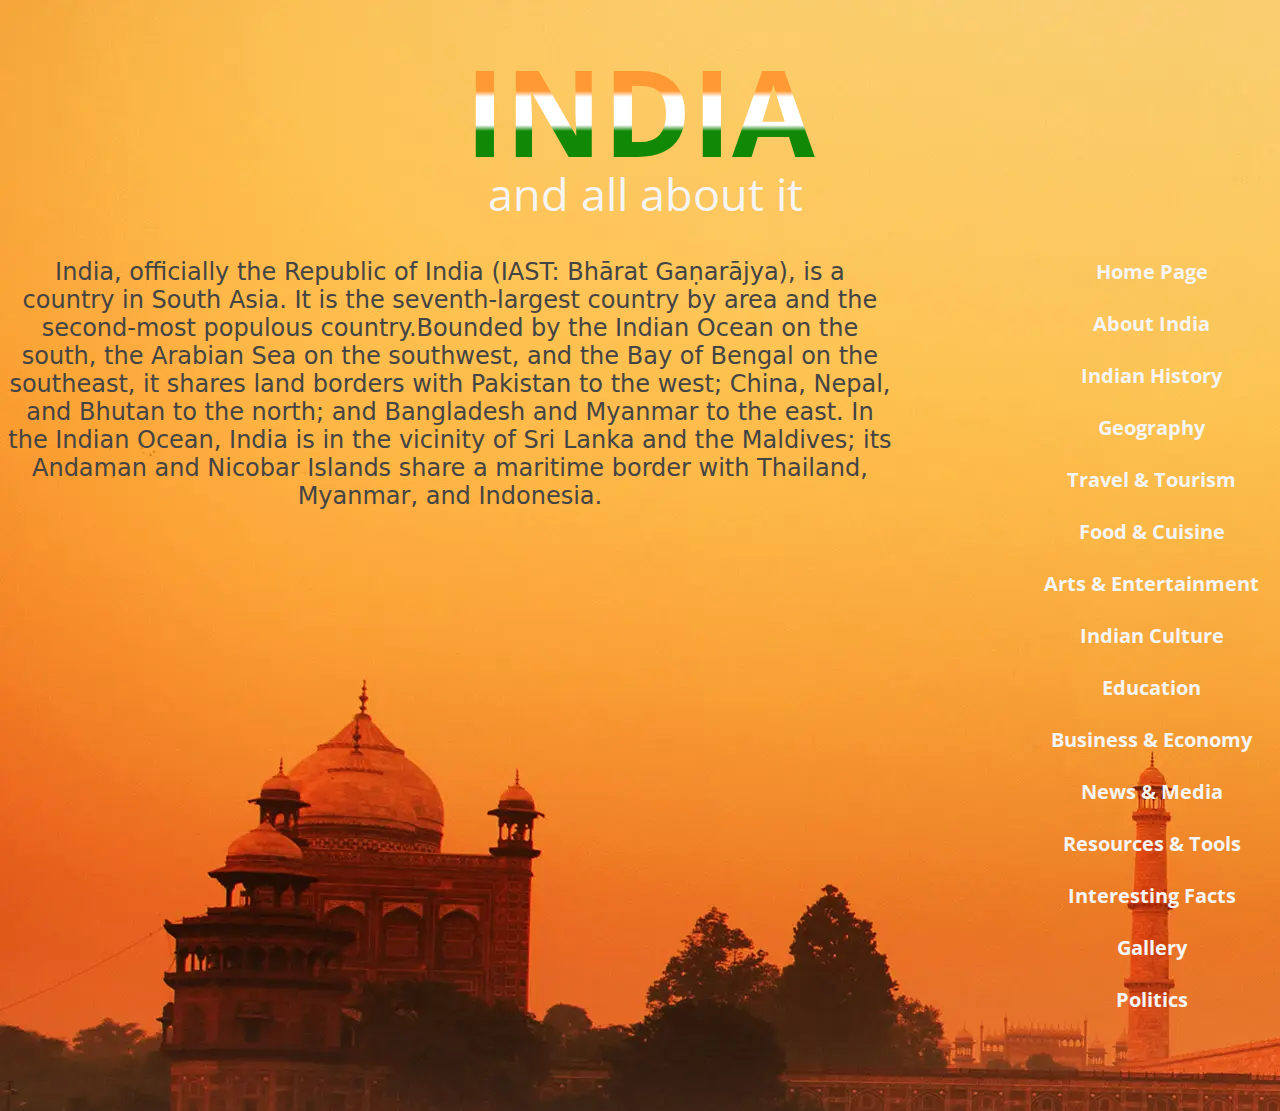
<file: index.html>
<!DOCTYPE html>
<html lang="en">
<head>
    <meta charset="UTF-8">
    <meta http-equiv="X-UA-Compatible" content="IE=edge">
    <meta name="viewport" content="width=device-width, initial-scale=1.0">
    <title>Indian History</title>
    <link rel="stylesheet" href="indian-history.css">
    <link href="https://fonts.googleapis.com/css2?family=Open+Sans:wght@300&display=swap" rel="stylesheet">
    <link href="https://fonts.googleapis.com/css2?family=Open+Sans:wght@300;400&display=swap" rel="stylesheet">
</head>
<body>
    <div class="grandparent">
        <div class="header-container">
            <!-- <p id="main-header" class="headers"><span style="color: #FF671F;">IN</span><span style="color: #06038D;">D</span><span style="color: #046A38;">IA</span><br><span id="secondary-header">and all about it</span></p> -->
            <p class="headers" id="main-header">INDIA</p>
            <p class="headers" id="secondary-header">and all about it</p>
            <!-- <p id="secondary-header" class="headers">and all about it</p> -->
        </div>
        <div class="parent">
            <div class="child1">
                <p id="introContent">India, officially the Republic of India (IAST: Bhārat Gaṇarājya),
                    is a country in South Asia. It is the seventh-largest country 
                    by area and the second-most populous country.Bounded by the Indian 
                    Ocean on the south, the Arabian Sea on the southwest, and the Bay of 
                    Bengal on the southeast, it shares land borders with Pakistan to the 
                    west; China, Nepal, and Bhutan to the north; and Bangladesh and Myanmar 
                    to the east. In the Indian Ocean, India is in the vicinity of Sri Lanka 
                    and the Maldives; its Andaman and Nicobar Islands share a maritime border 
                    with Thailand, Myanmar, and Indonesia.</p>
            </div>
            <div class="child2">
                <a class="rightLinks" href="">Home Page</a>
                <a class="rightLinks" href="">About India</a>
                <a class="rightLinks" href="">Indian History</a>
                <a class="rightLinks" href="">Geography</a>
                <a class="rightLinks" href="">Travel & Tourism</a>
                <a class="rightLinks" href="">Food & Cuisine</a>
                <a class="rightLinks" href="">Arts & Entertainment</a>
                <a class="rightLinks" href="Culture/index.html" target="_blank" rel="noopenerer noreferrer">Indian Culture</a>
                <a class="rightLinks" href="">Education</a>
                <a class="rightLinks" href="">Business & Economy</a>
                <a class="rightLinks" href="">News & Media</a>
                <a class="rightLinks" href="">Resources & Tools</a>
                <a class="rightLinks" href="Interesting Facts/interesting-facts.html" target="_blank">Interesting Facts</a>
                <a class="rightLinks" href="Gallery/gallery.html" target="_blank">Gallery</a>
                <a class="rightLinks" href="">Politics</a>
                <!-- </ul> -->
            </div>
        </div>
    </div>
</body>

</html>
</file>
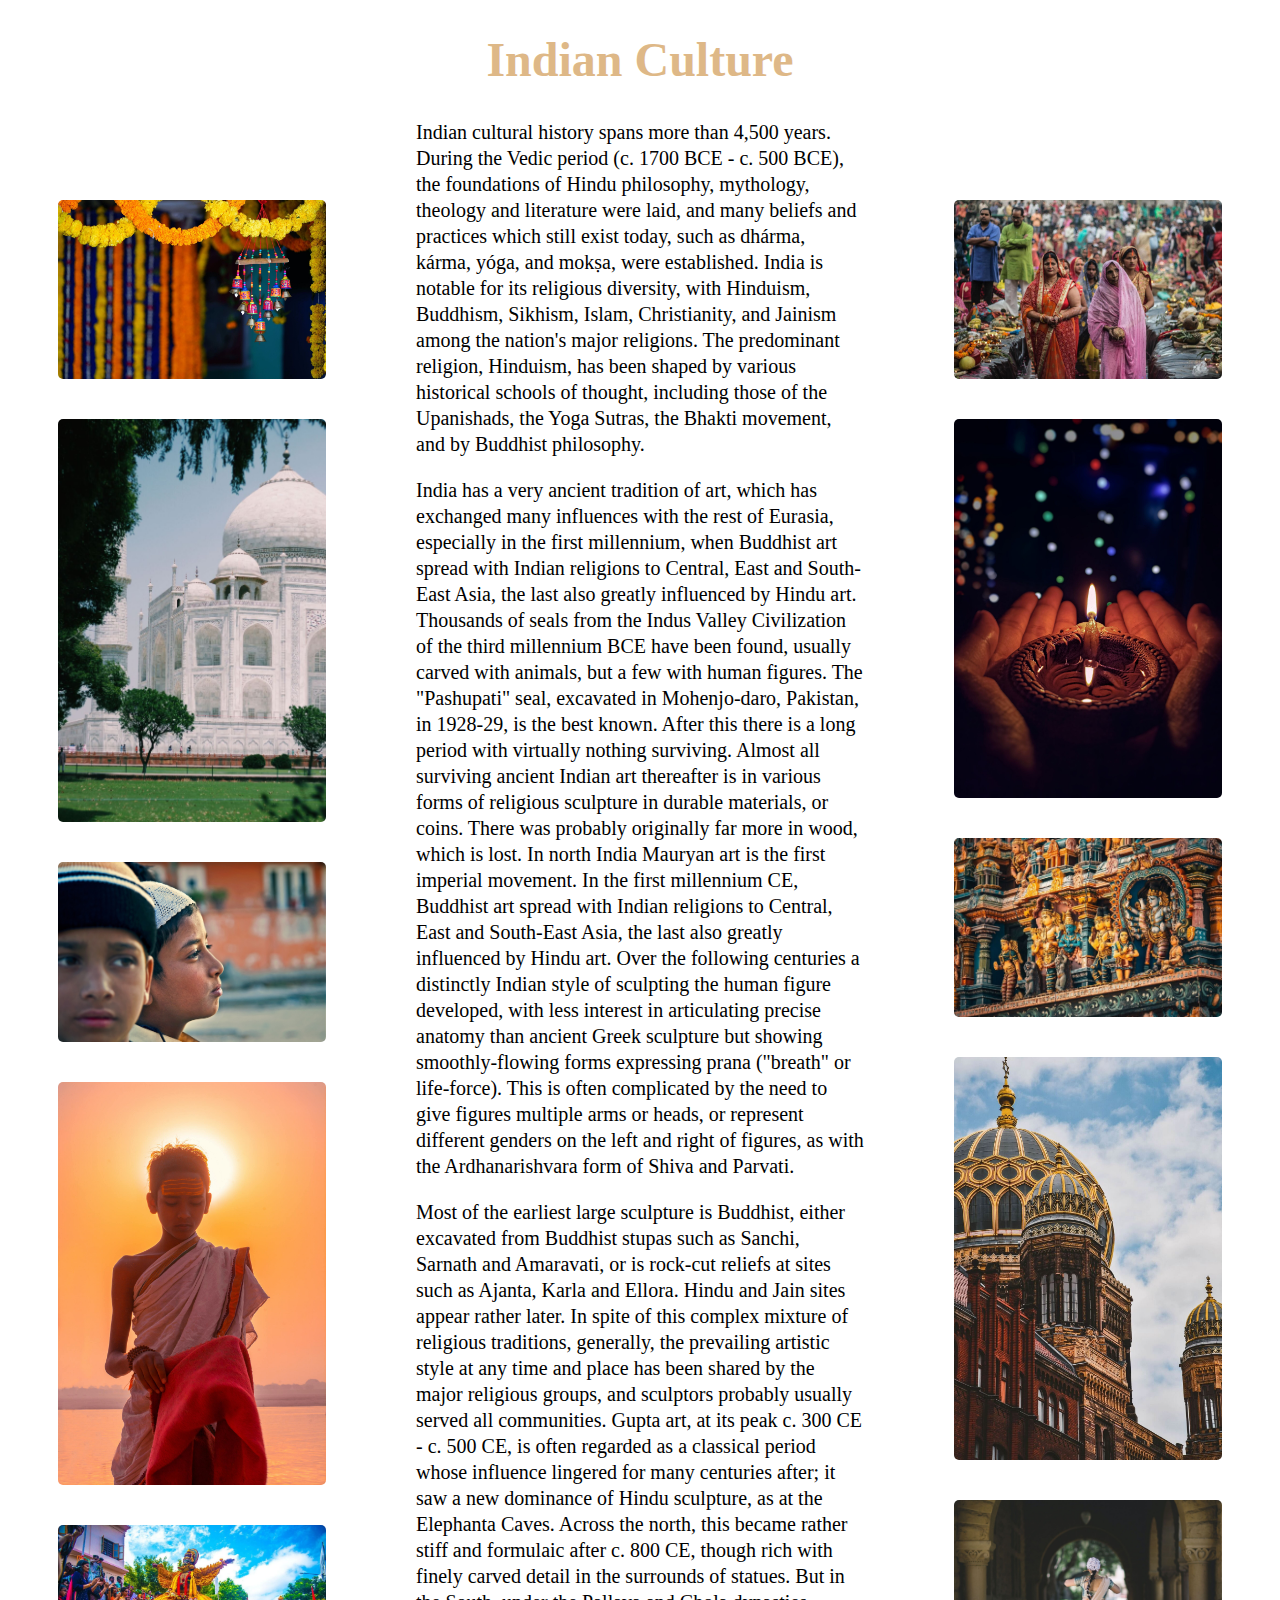
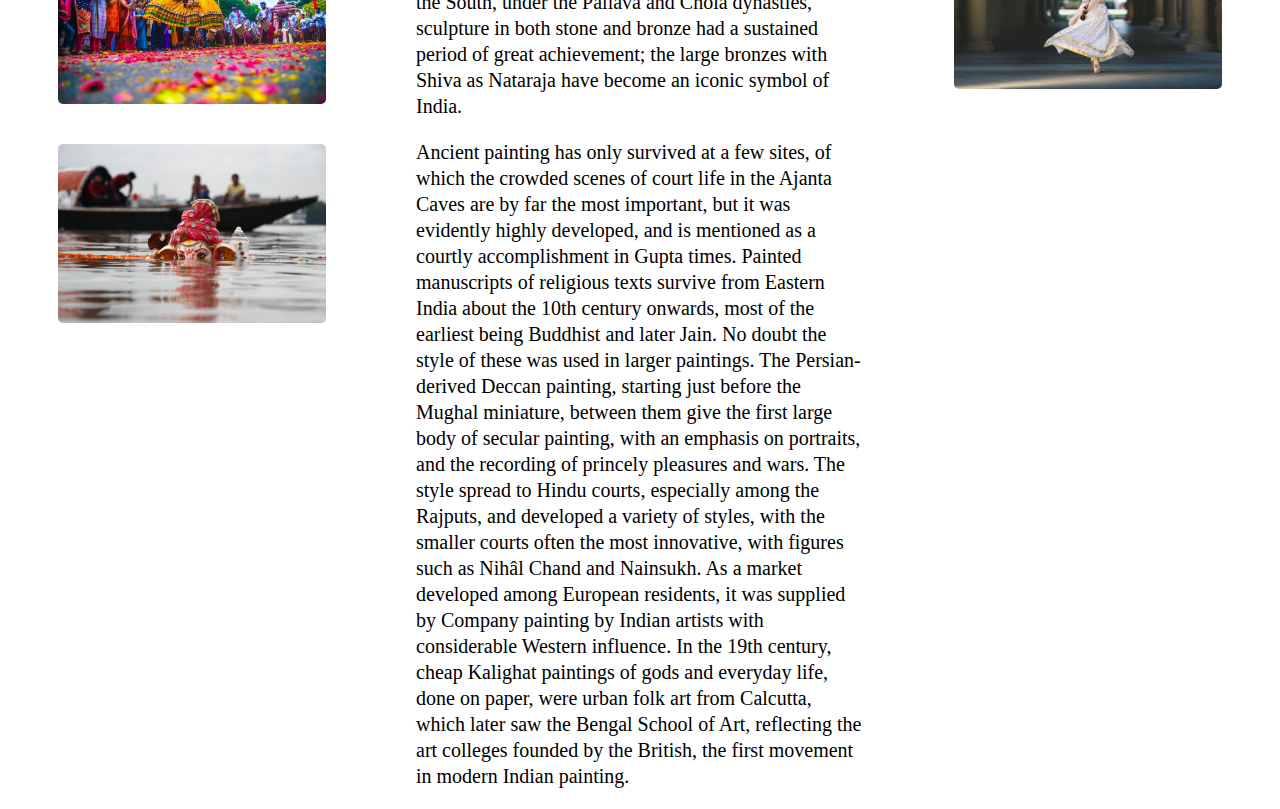
<file: Culture/index.html>
<!DOCTYPE html>
<html lang="en">
<head>
    <meta charset="UTF-8">
    <meta http-equiv="X-UA-Compatible" content="IE=edge">
    <meta name="viewport" content="width=device-width, initial-scale=1.0">
    <title>Indian Culture</title>
    <link rel="stylesheet" href="style.css">
</head>
<body>
    <div class="grandparent">
        <div class="parent-images1">
            <img src="Images/joshuva-daniel-U4OS-GimdXA-unsplash.jpg" alt="">
            <img src="Images/ala-Hqk4zmLXUuw-unsplash.jpg" alt="">
            <img src="Images/boys-1119222_1280.jpg" alt="">
            <img src="Images/pexels-mohsin-khan-2725253.jpg" alt="">
            <img src="Images/nandu-menon-hGHldbCgYDA-unsplash.jpg" alt="">
            <img src="Images/pexels-sanjib-samanta-2896474.jpg" alt="">
        </div>
        <div class="parent-content">
            <h1 id="main-heading">Indian Culture</h1>
            <p class="content">Indian cultural history spans more than 4,500 years. During the Vedic period (c. 1700 BCE - c. 500 BCE), the foundations of Hindu philosophy, mythology, theology and literature were laid, and many beliefs and practices which still exist today, such as dhárma, kárma, yóga, and mokṣa, were established. India is notable for its religious diversity, with Hinduism, Buddhism, Sikhism, Islam, Christianity, and Jainism among the nation's major religions. The predominant religion, Hinduism, has been shaped by various historical schools of thought, including those of the Upanishads, the Yoga Sutras, the Bhakti movement, and by Buddhist philosophy.</p>
            <p class="content">India has a very ancient tradition of art, which has exchanged many influences with the rest of Eurasia, especially in the first millennium, when Buddhist art spread with Indian religions to Central, East and South-East Asia, the last also greatly influenced by Hindu art. Thousands of seals from the Indus Valley Civilization of the third millennium BCE have been found, usually carved with animals, but a few with human figures. The "Pashupati" seal, excavated in Mohenjo-daro, Pakistan, in 1928-29, is the best known. After this there is a long period with virtually nothing surviving. Almost all surviving ancient Indian art thereafter is in various forms of religious sculpture in durable materials, or coins. There was probably originally far more in wood, which is lost. In north India Mauryan art is the first imperial movement. In the first millennium CE, Buddhist art spread with Indian religions to Central, East and South-East Asia, the last also greatly influenced by Hindu art. Over the following centuries a distinctly Indian style of sculpting the human figure developed, with less interest in articulating precise anatomy than ancient Greek sculpture but showing smoothly-flowing forms expressing prana ("breath" or life-force). This is often complicated by the need to give figures multiple arms or heads, or represent different genders on the left and right of figures, as with the Ardhanarishvara form of Shiva and Parvati.</p>
            <p class="content">Most of the earliest large sculpture is Buddhist, either excavated from Buddhist stupas such as Sanchi, Sarnath and Amaravati, or is rock-cut reliefs at sites such as Ajanta, Karla and Ellora. Hindu and Jain sites appear rather later. In spite of this complex mixture of religious traditions, generally, the prevailing artistic style at any time and place has been shared by the major religious groups, and sculptors probably usually served all communities. Gupta art, at its peak c. 300 CE - c. 500 CE, is often regarded as a classical period whose influence lingered for many centuries after; it saw a new dominance of Hindu sculpture, as at the Elephanta Caves. Across the north, this became rather stiff and formulaic after c. 800 CE, though rich with finely carved detail in the surrounds of statues. But in the South, under the Pallava and Chola dynasties, sculpture in both stone and bronze had a sustained period of great achievement; the large bronzes with Shiva as Nataraja have become an iconic symbol of India.</p>
            <p class="content">Ancient painting has only survived at a few sites, of which the crowded scenes of court life in the Ajanta Caves are by far the most important, but it was evidently highly developed, and is mentioned as a courtly accomplishment in Gupta times. Painted manuscripts of religious texts survive from Eastern India about the 10th century onwards, most of the earliest being Buddhist and later Jain. No doubt the style of these was used in larger paintings. The Persian-derived Deccan painting, starting just before the Mughal miniature, between them give the first large body of secular painting, with an emphasis on portraits, and the recording of princely pleasures and wars. The style spread to Hindu courts, especially among the Rajputs, and developed a variety of styles, with the smaller courts often the most innovative, with figures such as Nihâl Chand and Nainsukh. As a market developed among European residents, it was supplied by Company painting by Indian artists with considerable Western influence. In the 19th century, cheap Kalighat paintings of gods and everyday life, done on paper, were urban folk art from Calcutta, which later saw the Bengal School of Art, reflecting the art colleges founded by the British, the first movement in modern Indian painting.</p>
        </div>
        <div class="parent-images2">
            <img src="Images/pexels-yogendra-singh-1630786.jpg" alt="">
            <img src="Images/umesh-soni-H4ilfu3vftk-unsplash.jpg" alt="">
            <img src="Images/raimond-klavins-0xQ1H6xMak4-unsplash.jpg" alt="">
            <img src="Images/zane-lee-bul_SMFjitw-unsplash.jpg" alt="">
            <img src="Images/saksham-gangwar-wWiEThMgY94-unsplash.jpg" alt="">
        </div>
    </div>
</body>
</html>
</file>
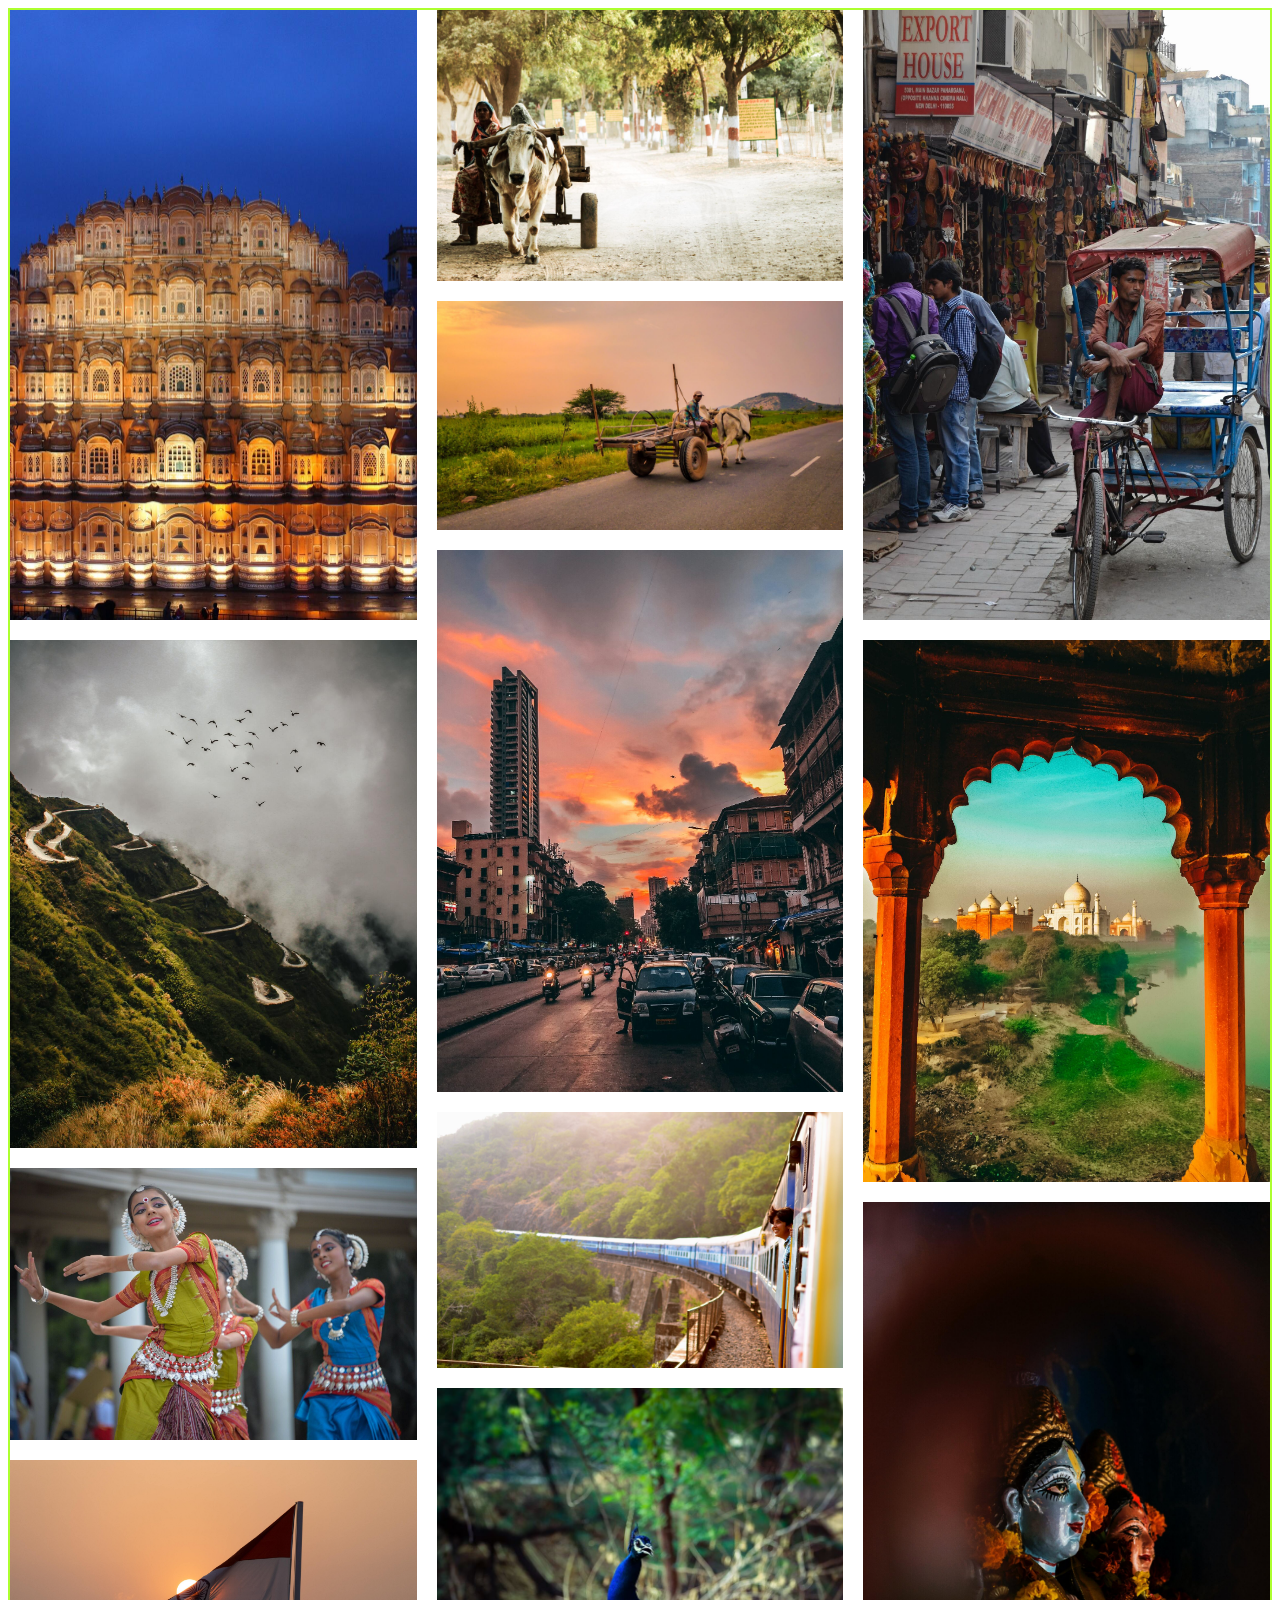
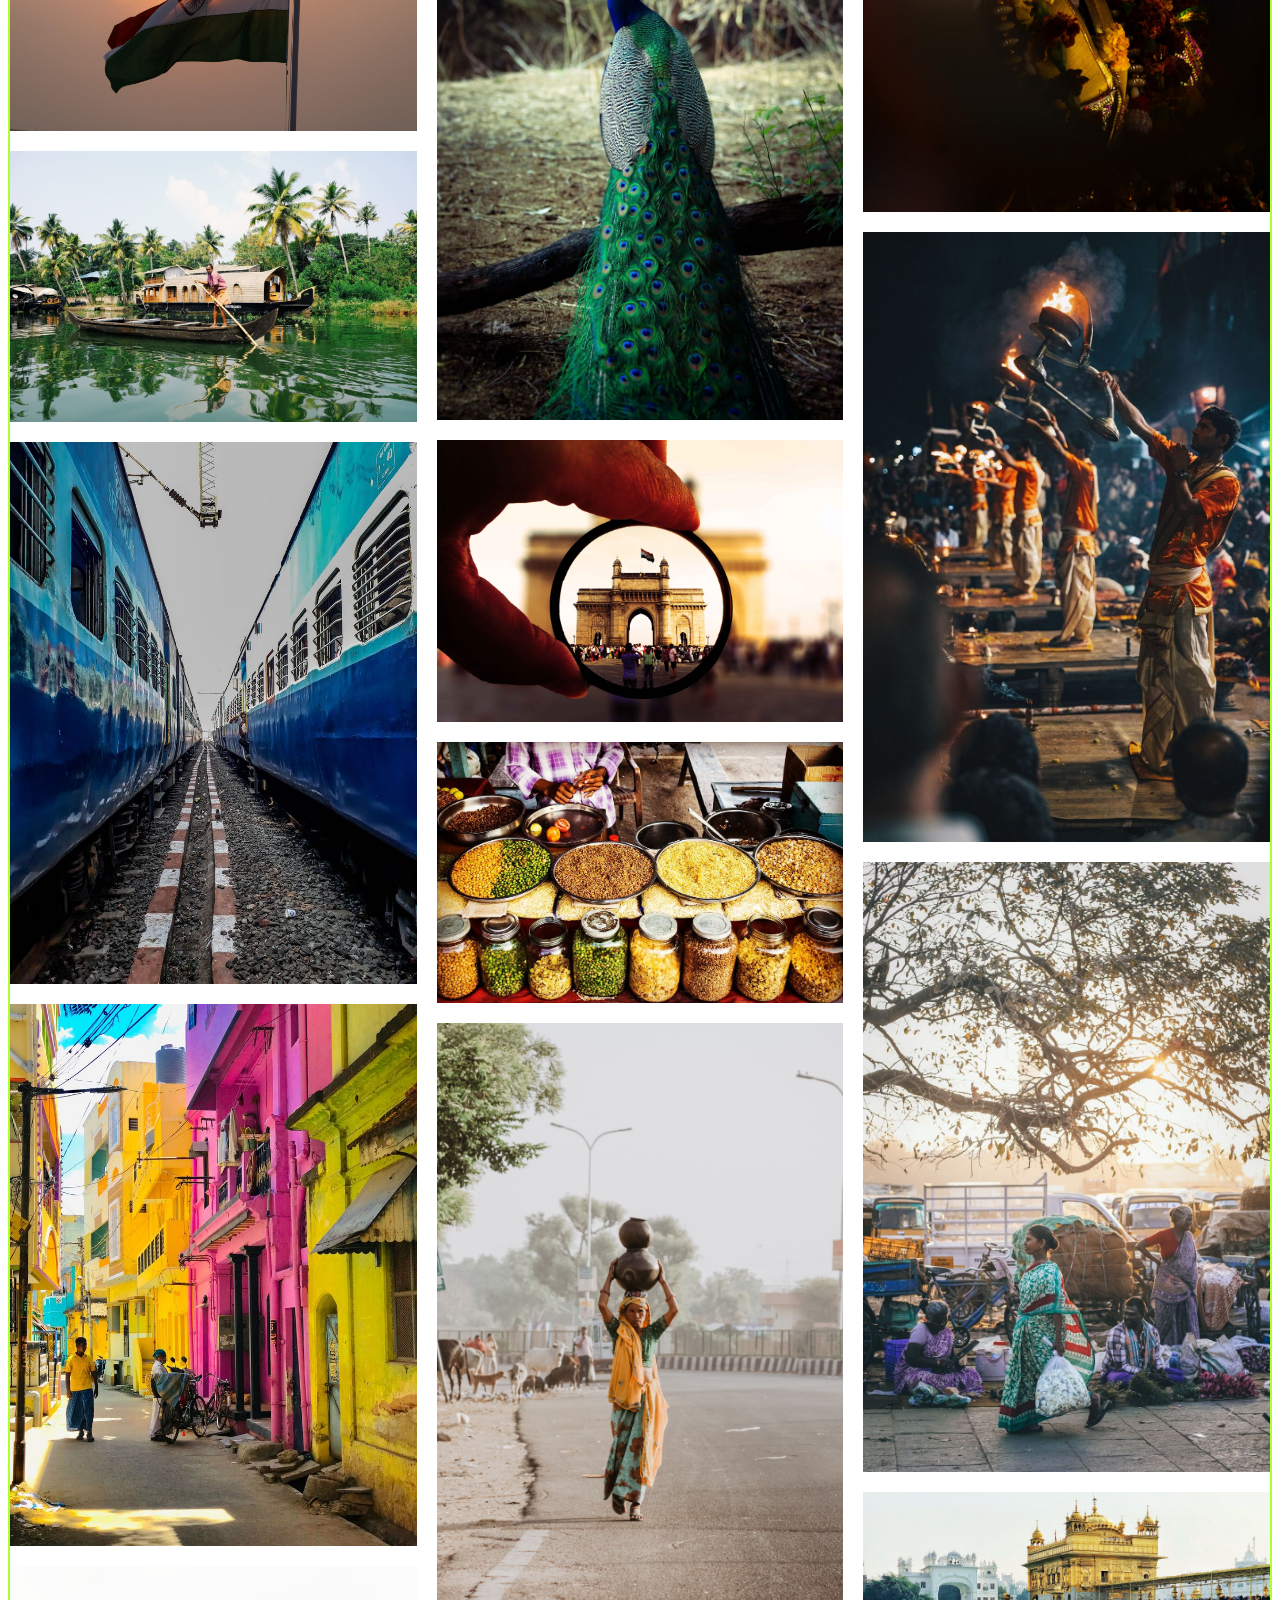
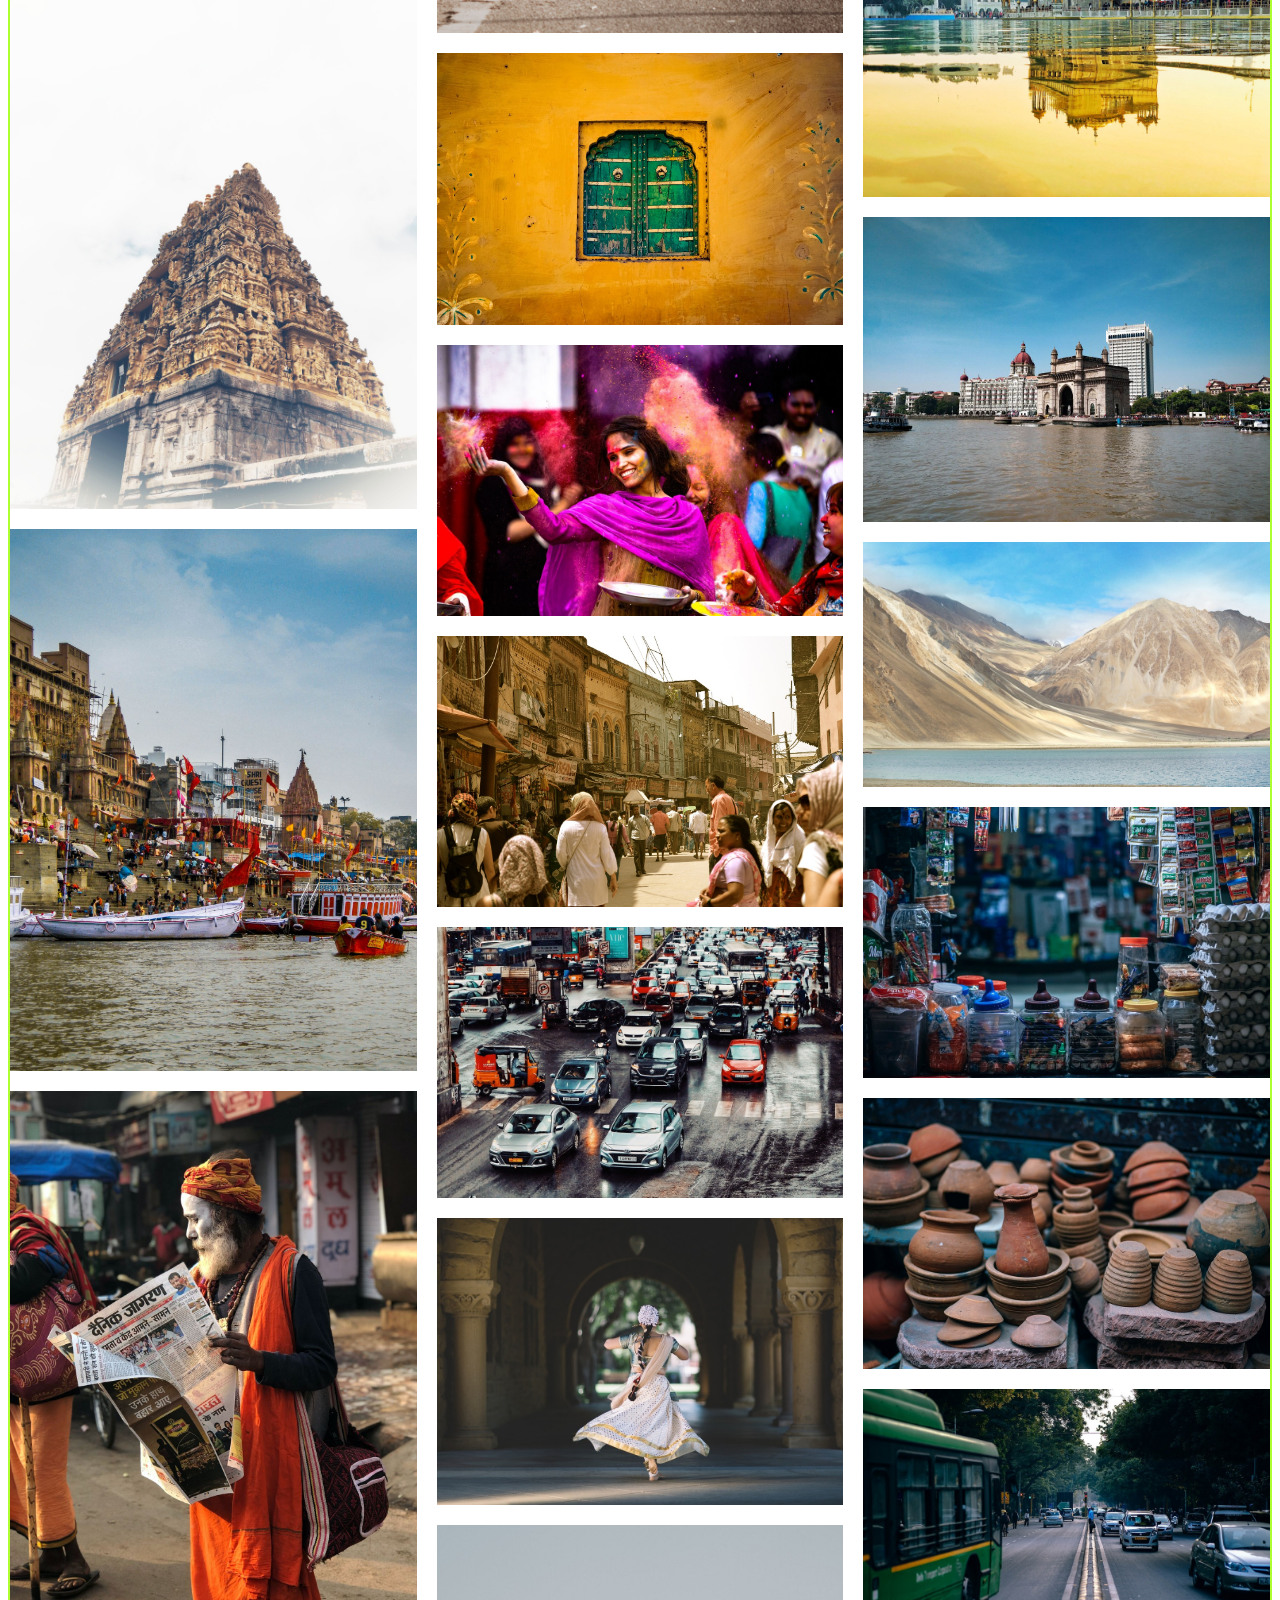
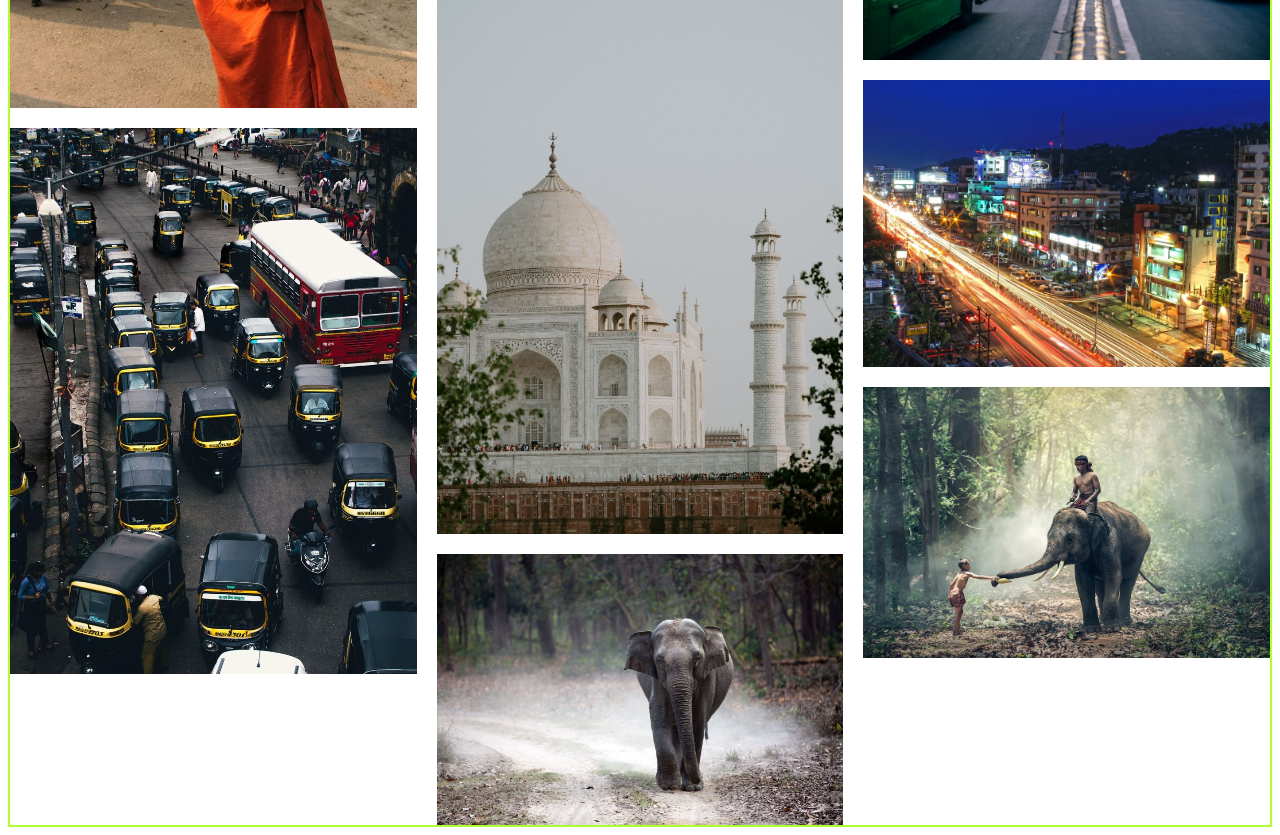
<file: Gallery/gallery.html>
<!DOCTYPE html>
<html lang="en">
<head>
    <meta charset="UTF-8">
    <meta http-equiv="X-UA-Compatible" content="IE=edge">
    <meta name="viewport" content="width=device-width, initial-scale=1.0">
    <title>Gallery</title>
    <link rel="stylesheet" href="gallery.css">
</head>
<body>
    <div class="main-images-container">
        <div class="images-container1">
            <img src="Images/kirti-kalla-JRhvllDBhzs-unsplash.jpg" alt="">
            <img src="Images/pexels-fahad-hussain-3037435.jpg" alt="">
            <img src="Images/pavan-gupta-_HzlOHmboSk-unsplash.jpg" alt="">
            <img src="Images/pexels-still-pixels-3699921.jpg" alt="">
            <img src="Images/kyran-low-MvkLKGtBcUA-unsplash.jpg" alt="">
            <img src="Images/lay-naik-2axoW_m2L14-unsplash.jpg" alt="">
            <img src="Images/mohamed-jasim-3RTo5RrTNJY-unsplash.jpg" alt="">
            <img src="Images/sourabh-agarwal-R-Zcte8oACo-unsplash.jpg" alt="">
            <img src="Images/srivatsan-balaji-T5s48osIQTU-unsplash.jpg" alt="">
            <img src="Images/pop-zebra-q2TK9xaNAQU-unsplash.jpg" alt="">
            <img src="Images/atharva-tulsi-poiZagysHEY-unsplash.jpg" alt="">
        </div>
        <div class="images-container2">
            <img src="Images/pexels-anugrah-lohiya-1583571.jpg" alt="">
            <img src="Images/vishnu-vardhan-QBPddOh-hQE-unsplash.jpg" alt="">
            <img src="Images/yash-bhardwaj-6ekmoL5FUvk-unsplash.jpg" alt="">
            <img src="Images/jk-gJhev0YgUcE-unsplash.jpg" alt="">
            <img src="Images/lenstravelier-KNOyIlIK2XE-unsplash.jpg" alt="">
            <img src="Images/pexels-darshak-pandya-574324.jpg" alt="">
            <img src="Images/pexels-neosiam-618491.jpg" alt="">
            <img src="Images/rifath-photoripey-oLVV_o45GIA-unsplash.jpg" alt="">
            <img src="Images/abhinav-srivastava-Z5P82kii8_s-unsplash.jpg" alt="">
            <img src="Images/holi-2416686_1280.jpg" alt="">
            <img src="Images/street-5703332_1280.jpg" alt="">
            <img src="Images/traffic-7272520_1280.jpg" alt="">
            <img src="Images/woman-2178480_1280.jpg" alt="">
            <img src="Images/annie-spratt-IPlPkWPJ2fo-unsplash.jpg" alt="">
            <img src="Images/gautam-arora-dCnHbVhM2w8-unsplash.jpg" alt="">
        </div>
        <div class="images-container3">
            <img src="Images/pexels-richard-mcalister-2780244.jpg" alt="">
            <img src="Images/tiago-rosado-mwV6PsB-7Bk-unsplash.jpg" alt="">
            <img src="Images/pexels-riya-kumari-881824.jpg" alt="">
            <img src="Images/jannes-jacobs-NfsB3jPVlcM-unsplash.jpg" alt="">
            <img src="Images/prashanth-pinha-MXspT1Q67VA-unsplash.jpg" alt="">
            <img src="Images/ravi-n-jha-aU9yXmIwfkw-unsplash.jpg" alt="">
            <img src="Images/renzo-d-souza-MxabbMSLr_M-unsplash.jpg" alt="">
            <img src="Images/4k-2818861_1280.jpg" alt="">
            <img src="Images/4k-3170020_1280.jpg" alt="">
            <img src="Images/ancient-2179091_1280.jpg" alt="">
            <img src="Images/car-wallpapers-2181888_1280.jpg" alt="">
            <img src="Images/city-169926_1280.jpg" alt="">
            <img src="Images/elephant-1822481_1280.jpg" alt="">
        </div>
    </div>
</body>
</html>
</file>
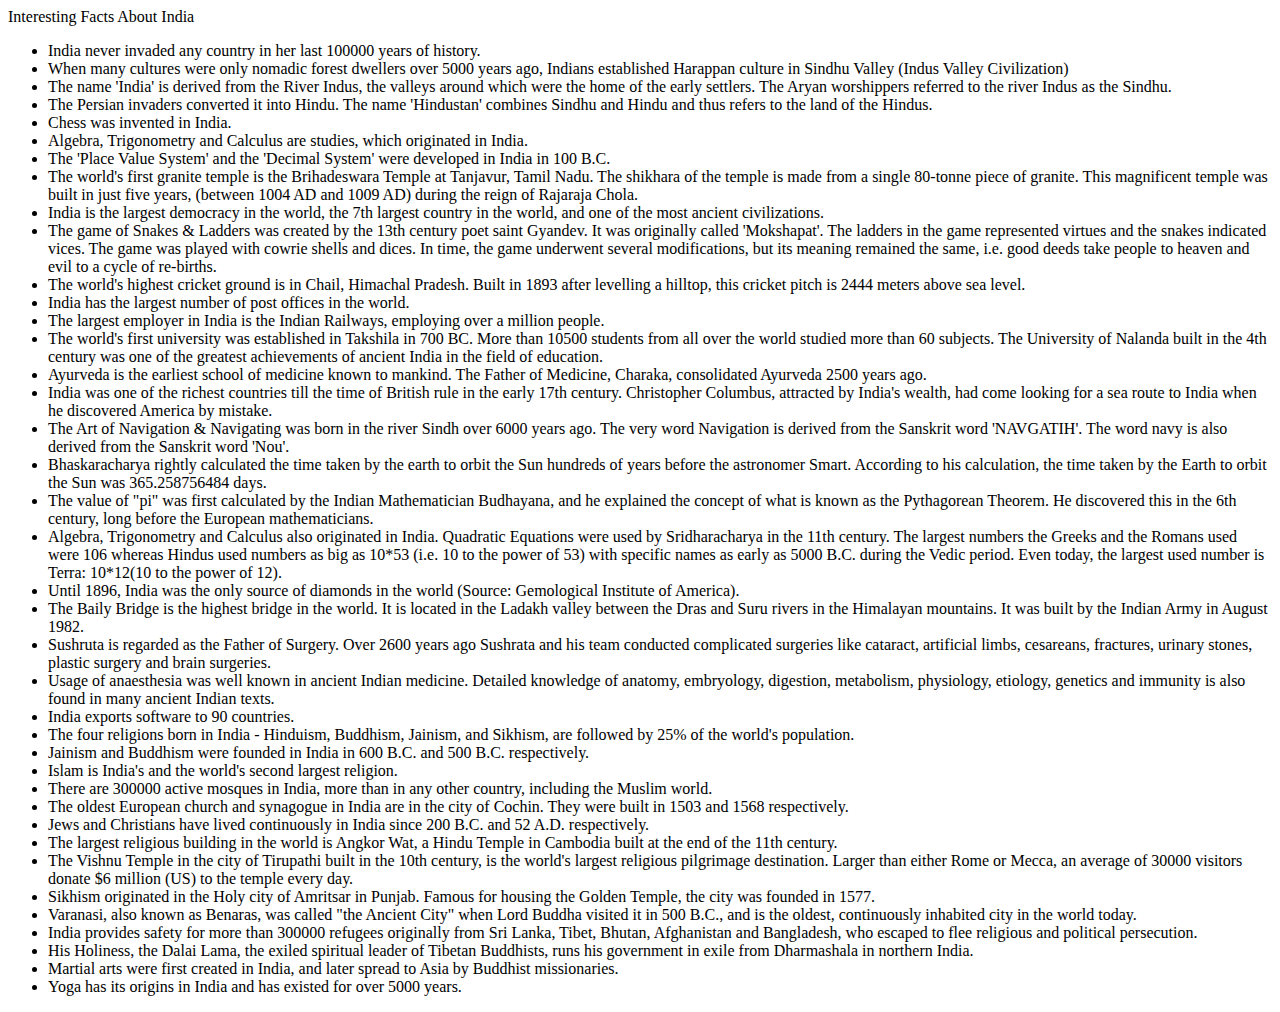
<file: Interesting Facts/interesting-facts.html>
<!DOCTYPE html>
<html lang="en">
<head>
    <meta charset="UTF-8">
    <meta http-equiv="X-UA-Compatible" content="IE=edge">
    <meta name="viewport" content="width=device-width, initial-scale=1.0">
    <title>Document</title>
</head>
<body>
    Interesting Facts About India
    <ul>
        <li>India never invaded any country in her last 100000 years of history.</li>
        <li>When many cultures were only nomadic forest dwellers over 5000 years ago, Indians established Harappan culture in Sindhu Valley (Indus Valley Civilization)</li>
        <li>The name 'India' is derived from the River Indus, the valleys around which were the home of the early settlers. The Aryan worshippers referred to the river Indus as the Sindhu.</li>
        <li>The Persian invaders converted it into Hindu. The name 'Hindustan' combines Sindhu and Hindu and thus refers to the land of the Hindus.</li>
        <li>Chess was invented in India.</li>
        <li>Algebra, Trigonometry and Calculus are studies, which originated in India.</li>
        <li>The 'Place Value System' and the 'Decimal System' were developed in India in 100 B.C.</li>
        <li>The world's first granite temple is the Brihadeswara Temple at Tanjavur, Tamil Nadu. The shikhara of the temple is made from a single 80-tonne piece of granite. This magnificent temple was built in just five years, (between 1004 AD and 1009 AD) during the reign of Rajaraja Chola.</li>
        <li>India is the largest democracy in the world, the 7th largest country in the world, and one of the most ancient civilizations.</li>
        <li>The game of Snakes & Ladders was created by the 13th century poet saint Gyandev. It was originally called 'Mokshapat'. The ladders in the game represented virtues and the snakes indicated vices. The game was played with cowrie shells and dices. In time, the game underwent several modifications, but its meaning remained the same, i.e. good deeds take people to heaven and evil to a cycle of re-births.</li>
        <li>The world's highest cricket ground is in Chail, Himachal Pradesh. Built in 1893 after levelling a hilltop, this cricket pitch is 2444 meters above sea level.</li>
        <li>India has the largest number of post offices in the world.</li>
        <li>The largest employer in India is the Indian Railways, employing over a million people.</li>
        <li>The world's first university was established in Takshila in 700 BC. More than 10500 students from all over the world studied more than 60 subjects. The University of Nalanda built in the 4th century was one of the greatest achievements of ancient India in the field of education.</li>
        <li>Ayurveda is the earliest school of medicine known to mankind. The Father of Medicine, Charaka, consolidated Ayurveda 2500 years ago.</li>
        <li>India was one of the richest countries till the time of British rule in the early 17th century. Christopher Columbus, attracted by India's wealth, had come looking for a sea route to India when he discovered America by mistake.</li>
        <li>The Art of Navigation & Navigating was born in the river Sindh over 6000 years ago. The very word Navigation is derived from the Sanskrit word 'NAVGATIH'. The word navy is also derived from the Sanskrit word 'Nou'.</li>
        <li>Bhaskaracharya rightly calculated the time taken by the earth to orbit the Sun hundreds of years before the astronomer Smart. According to his calculation, the time taken by the Earth to orbit the Sun was 365.258756484 days.</li>
        <li>The value of "pi" was first calculated by the Indian Mathematician Budhayana, and he explained the concept of what is known as the Pythagorean Theorem. He discovered this in the 6th century, long before the European mathematicians.</li>
        <li>Algebra, Trigonometry and Calculus also originated in India. Quadratic Equations were used by Sridharacharya in the 11th century. The largest numbers the Greeks and the Romans used were 106 whereas Hindus used numbers as big as 10*53 (i.e. 10 to the power of 53) with specific names as early as 5000 B.C. during the Vedic period. Even today, the largest used number is Terra: 10*12(10 to the power of 12).</li>
        <li>Until 1896, India was the only source of diamonds in the world (Source: Gemological Institute of America).</li>
        <li>The Baily Bridge is the highest bridge in the world. It is located in the Ladakh valley between the Dras and Suru rivers in the Himalayan mountains. It was built by the Indian Army in August 1982.</li>
        <li>Sushruta is regarded as the Father of Surgery. Over 2600 years ago Sushrata and his team conducted complicated surgeries like cataract, artificial limbs, cesareans, fractures, urinary stones, plastic surgery and brain surgeries.</li>
        <li>Usage of anaesthesia was well known in ancient Indian medicine. Detailed knowledge of anatomy, embryology, digestion, metabolism, physiology, etiology, genetics and immunity is also found in many ancient Indian texts.</li>
        <li>India exports software to 90 countries.</li>
        <li>The four religions born in India - Hinduism, Buddhism, Jainism, and Sikhism, are followed by 25% of the world's population.</li>
        <li>Jainism and Buddhism were founded in India in 600 B.C. and 500 B.C. respectively.</li>
        <li>Islam is India's and the world's second largest religion.</li>
        <li>There are 300000 active mosques in India, more than in any other country, including the Muslim world.</li>
        <li>The oldest European church and synagogue in India are in the city of Cochin. They were built in 1503 and 1568 respectively.</li>
        <li>Jews and Christians have lived continuously in India since 200 B.C. and 52 A.D. respectively.</li>
        <li>The largest religious building in the world is Angkor Wat, a Hindu Temple in Cambodia built at the end of the 11th century.</li>
        <li>The Vishnu Temple in the city of Tirupathi built in the 10th century, is the world's largest religious pilgrimage destination. Larger than either Rome or Mecca, an average of 30000 visitors donate $6 million (US) to the temple every day.</li>
        <li>Sikhism originated in the Holy city of Amritsar in Punjab. Famous for housing the Golden Temple, the city was founded in 1577.</li>
        <li>Varanasi, also known as Benaras, was called "the Ancient City" when Lord Buddha visited it in 500 B.C., and is the oldest, continuously inhabited city in the world today.</li>
        <li>India provides safety for more than 300000 refugees originally from Sri Lanka, Tibet, Bhutan, Afghanistan and Bangladesh, who escaped to flee religious and political persecution.</li>
        <li>His Holiness, the Dalai Lama, the exiled spiritual leader of Tibetan Buddhists, runs his government in exile from Dharmashala in northern India.</li>
        <li>Martial arts were first created in India, and later spread to Asia by Buddhist missionaries.</li>
        <li>Yoga has its origins in India and has existed for over 5000 years.</li>
    </ul>
</body>

</html>
    
    
    <!-- https://vikaspedia.in/education/childrens-corner/interesting-facts-about-india -->
</file>
<file: indian-history.css>
body {
    font-size: 20px;
    font-family: "Open Sans",Arial,Sans-Serif;
    background-image: url(India.webp);
    /* background-size: 130%; */
}

.grandparent {
    /* border: 2px solid firebrick; */
    display: flex;
    flex-direction: column;
    /* justify-content: flex-end; */
    /* height: 100vh; */
}

    .header-container {
        /* border: 2px solid firebrick; */
        display: flex;
        flex-direction: column;
        justify-content: center;
        align-items: center;
        /* height: 30%; */
        height: 250px;
    }

        .headers {
            margin: 0;
            /* border: 2px solid orange; */
            line-height: 1;
        }

        #main-header {
            padding: 0 10px;
            /* background-image: linear-gradient(to bottom, #FF9933, #FFFFFF, #128807) no-repeat; */
            background-clip: text;
            background: linear-gradient(to bottom, #FF9933 0%, #FF9933 33.33%, #FFFFFF 38.33%, #FFFFFF 61.67%, #128807 66.67%, #128807 100%) no-repeat;
            -webkit-background-clip: text;
            -webkit-text-fill-color: transparent;
            /* display: block; */
            /* color: white; */
            font-weight: bold;
            /* line-height: 0.6; */
            font-size: 120px;
            /* background: linear-gradient(to bottom, #FF9933 0%, #FF9933 50.33%, #FFFFFF 50.33%, #FFFFFF 100.67%) no-repeat; */
        }

        #secondary-header {
            /* margin-top: 0; */
            padding: 0 0 0 11px;
            /* color: #06038D; */
            color: whitesmoke;
            font-weight: 400;
            font-size: 45px;
        }


    .parent {
        display: flex;
        justify-content: space-evenly;
        /* height: 40vh; */
    }

        /* .child1, .child2 { */
            /* border: 2px solid greenyellow; */
        /* } */

        .child1 {
            /* border: 3px solid orange; */
            /* min-width: 1480px; */
            min-width: 79%;
            display: flex;
            /* flex-direction: column; */
            justify-content: flex-end;
            /* align-items: center; */
            gap: 40px;
        }

            #introContent {
                margin: 0 140px 0 0;
                font-family: system-ui, -apple-system, BlinkMacSystemFont, 'Segoe UI', Roboto, Oxygen, Ubuntu, Cantarell, 'Open Sans', 'Helvetica Neue', sans-serif;
                /* border: 2px solid blueviolet; */
                text-align: center;
                color: #444444;
                /* opacity: 0.9; */
                font-weight: 400;
                font-size: 24px;
                width: 900px;
            }


        .child2 {
            margin: 0 0 10vh;
            /* border: 2px solid blueviolet; */
            /* min-width: 19vw; */
            /* position: fixed;
            bottom: 0;
            right: 0; */
            min-width: 19%;
            display: flex;
            gap: 25px;
            /* justify-content:flex-start; */
            align-items: center;
            flex-direction: column;
        }
        
            .rightLinks {
                /* margin: 10px 0 0 50px; */
                margin: 0;
                /* border: 2px solid rgba(0, 0, 0, 0.151); */
                /* border-radius: 35px; */
                /* padding: 5px 12px; */
                /* background-color: #4a4a4a; */
                color: whitesmoke;
                font-weight: bold;
                width: 220px;
                text-align: center;
                text-decoration: none;
            }

            .rightLinks::after {
                color: whitesmoke;
            }


/* display: flex;
flex-direction: column;
justify-content: space-evenly;
gap: 35px;
align-items: center;
height: 90vh;

#search-box:hover {
    cursor: pointer;
    } */

/* border: 2px solid firebrick; */
/* border: 2px solid greenyellow; */
</file>
<file: Culture/style.css>
body::before {
    content: "";
    /* top: 0; */
    /* width: 100%; */
    /* height: 100%; */
    /* position: absolute; */
    /* filter: blur(10px); */
    /* background-repeat: no-repeat; */
    /* background-size: cover; */
    /* opacity: 0.3; */
    /* z-index: -1; */
    /* background-attachment: fixed; */
}

body {
    margin: 0;
    /* background: url(map-india-col-authentic-4959894.jpg); */
    /* background-size: cover; */
    /* left: 130px; */
    /* backdrop-filter: blur(38px); */
}

.grandparent {
    /* border: 2px solid salmon; */
    display: flex;
    justify-content: space-between;
}

    .parent-images1, .parent-images2 {
        margin: 200px 0;
        /* border: 2px solid yellow; */
        width: 30%;
        display: flex;
        flex-direction: column;
        align-items: center;
        gap: 40px;
    }

        img {
            border-radius: 5px;
            width: 70%;
        }
    
    .parent-content {
        /* border: 2px solid yellow; */
        /* padding: 0 50px; */
        width: 35%;
    }
    
        #main-heading {
            /* border: 2px solid salmon; */
            font-size: 48px;
            text-align: center;
            color: burlywood;
        }

        .content {
            font-size: 20px;
            line-height: 1.3;
            /* color: rgb(43, 41, 41); */
        }
</file>
<file: Gallery/gallery.css>
.main-images-container {
    border: 2px solid greenyellow;
    display: flex;
    /* flex-direction: column; */
    gap: 20px;
    justify-content: space-evenly;
    /* align-items: center; */
}

.images-container1, .images-container2, .images-container3 {
    /* border: 1px solid firebrick; */
    display: flex;
    flex-direction: column;
    /* justify-content: center; */
    /* align-items: center; */
    /* flex-wrap: wrap; */
    width: 33%;
    gap: 20px;
}

img {
    /* width: 580px; */
    width: 100%;
    height: max-content;
}
</file>
